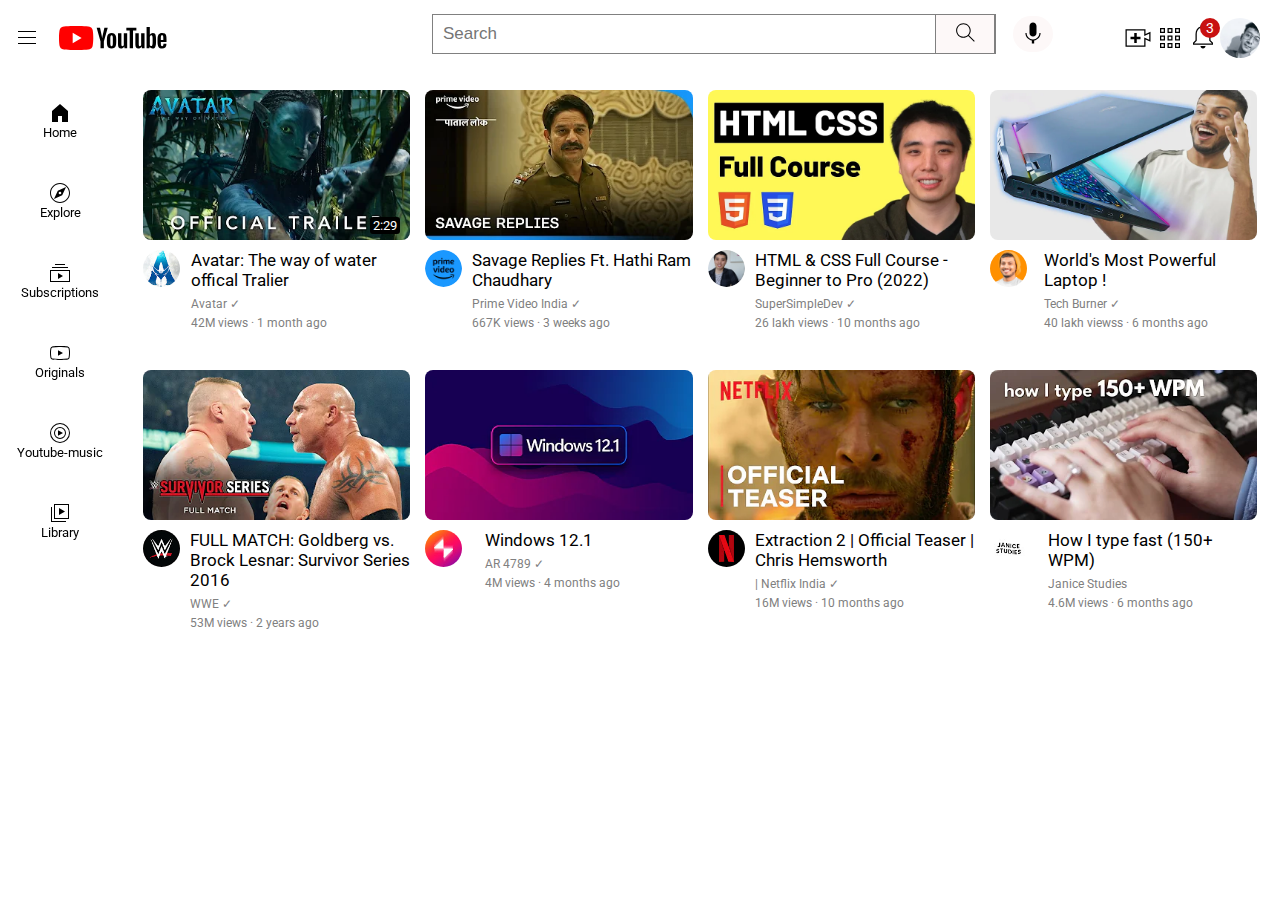
<file: index.html>
<!DOCTYPE html>
<html lang="en">

<head>
    <meta charset="UTF-8">
    <meta http-equiv="X-UA-Compatible" content="IE=edge">
    <meta name="viewport" content="width=device-width, initial-scale=1.0">
    <title>Youtube Clone</title>
    <link rel="preconnect" href="https://fonts.googleapis.com">
    <link rel="preconnect" href="https://fonts.gstatic.com" crossorigin>
    <link href="https://fonts.googleapis.com/css2?family=Roboto:wght@100;400&display=swap" rel="stylesheet">
    <link rel="stylesheet" href="styles/video.css">
    <link rel="stylesheet" href="styles/header.css">
    <style>
        body {
            margin-top: 0px;
            padding-top: 70px;
            padding-left: 135px;
            font-family: Roboto;



        }

        p {
            font-family: Roboto;
        }
    </style>
</head>

<body>
    <div class="header">
        <div class="left">
            <img class="hm" src="header/hamburger-menu.svg" alt="">
            <img class="yl" src="header/youtube-logo.svg" alt="">
        </div>
        <div class="middle"><input id="searchbox" type="textbox" placeholder="Search">
            <button class="btn"><img id="search-btn" src="header/search.svg" alt=""></button>
            <button class="btn1"><img src="header/voice-search-icon.svg" alt=""></button>
        </div>


        <div class="right"><img class="upl" src="header/upload.svg" alt="">
            <img class="ya" src="header/youtube-apps.svg" alt="">
            <div class="notification"><img class="ntf" src="header/notifications.svg" alt="">
                <div class="ntf-count">3</div>
            </div>

            <img class="pp" src="header/profile.jpg" alt="">
        </div>
    </div>
    <div class="sidebar">
        <div class="sidebar-link"><img src="/sidebar/home.svg" alt="">
            <div>Home</div>
        </div>
        <div class="sidebar-link"><img src="/sidebar/explore.svg" alt="">
            <div>Explore</div>
        </div>
        <div class="sidebar-link"><img src="/sidebar/subscriptions.svg" alt="">
            <div>Subscriptions</div>
        </div>
        <div class="sidebar-link"><img src="/sidebar/originals.svg" alt="">
            <div>Originals</div>
        </div>
        <div class="sidebar-link"><img src="/sidebar/youtube-music.svg" alt="">
            <div>Youtube-music</div>
        </div>
        <div class="sidebar-link"><img src="/sidebar/library.svg" alt="">
            <div>Library</div>
        </div>

    </div>

    <div class="flexclass">
        <div class="video-preview">
            <div class="thumbnail-row"> <a href="https://www.youtube.com/watch?v=d9MyW72ELq0"><img class="photos" src="/thumbnails/hq720.webp" alt=""></a>
                <div class="video-time">2:29</div>
            </div>
            <div class="content">
                <div class="profile_pic">
                    <img class="img-pic" src="channel/ch1.jpg" alt="">

                </div>
                <div class="video-info">
                    <p class="video-title">Avatar: The way of water offical Tralier </p>
                    <p class="video-author">Avatar &#10003 </p>
                    <p class="video-stats">42M views &#xb7 1 month ago </p>
                </div>
            </div>
        </div>

        <div class="video-preview">
            <div> <a href="https://www.youtube.com/watch?v=jANYQpLLmFM&t=5s"><img class="photos" src="/thumbnails/hq721.webp" alt=""></a></div>
            <div class="content">
                <div class="profile_pic">
                    <img class="img-pic" src="channel/ch2.jpg" alt="">
                </div>
                <div class="video-info">
                    <p class="video-title">Savage Replies Ft. Hathi Ram Chaudhary </p>
                    <p class="video-author">Prime Video India &#10003 </p>
                    <p class="video-stats">667K views &#xb7 3 weeks ago </p>
                </div>
            </div>
        </div>


        <div class="video-preview">
            <div> <a href="https://www.youtube.com/watch?v=G3e-cpL7ofc"><img class="photos" src="/thumbnails/hq722.webp" alt=""></a></div>
            <div class="content">
                <div class="profile_pic">
                    <img class="img-pic" src="channel/ch4.jpg" alt="">
                </div>
                <div class="video-info">
                    <p class="video-title">HTML & CSS Full Course - Beginner to Pro (2022) </p>
                    <p class="video-author">SuperSimpleDev &#10003 </p>
                    <p class="video-stats"> 26 lakh views &#xb7 10 months ago </p>
                </div>
            </div>
        </div>

        <div class="video-preview">
            <div><a href="https://www.youtube.com/watch?v=tplJ3GvhNAI"> <img class="photos" src="/thumbnails/hq723.webp" alt=""></a></div>
            <div class="content">
                <div class="profile_pic">
                    <img class="img-pic" src="channel/ch3.jpg" alt="">
                </div>
                <div class="video-info">
                    <p class="video-title">World's Most Powerful Laptop ! </p>
                    <p class="video-author">Tech Burner &#10003 </p>
                    <p class="video-stats"> 40 lakh viewss &#xb7 6 months ago </p>
                </div>
            </div>
        </div>

    </div>

    <div class="flexclass1">
        <div class="video-preview">
            <div> <a href="https://www.youtube.com/watch?v=PLLTVHfHV8g"><img class="photos" src="/thumbnails/hq724.webp" alt=""></a></div>
            <div class="content">
                <div class="profile_pic">
                    <img class="img-pic" src="channel/ch5.jpg" alt="">
                </div>
                <div class="video-info">
                    <p class="video-title">FULL MATCH: Goldberg vs. Brock Lesnar: Survivor Series 2016
                    </p>
                    <p class="video-author"> WWE &#10003 </p>
                    <p class="video-stats">53M views &#xb7 2 years ago </p>
                </div>
            </div>
        </div>

        <div class="video-preview">
            <div> <a href="https://www.youtube.com/watch?v=OZowHEjWn0E"><img class="photos" src="/thumbnails/hq725.webp" alt=""></a></div>
            <div class="content">
                <div class="profile_pic">
                    <img class="img-pic" src="channel/ch6.jpg" alt="">
                </div>
                <div class="video-info">
                    <p class="video-title">Windows 12.1 </p>
                    <p class="video-author">AR 4789 &#10003 </p>
                    <p class="video-stats">4M views &#xb7 4 months ago </p>
                </div>
            </div>
        </div>


        <div class="video-preview">
            <div> <a href="https://www.youtube.com/watch?v=mi4pEsYeljk"> <img class="photos" src="/thumbnails/hq726.webp" alt=""></a></div>
            <div class="content">
                <div class="profile_pic">
                    <img class="img-pic" src="channel/ch7.jpg" alt="">
                </div>
                <div class="video-info">
                    <p class="video-title">Extraction 2 | Official Teaser | Chris Hemsworth </p>
                    <p class="video-author">| Netflix India &#10003 </p>
                    <p class="video-stats">16M views &#xb7 10 months ago </p>
                </div>
            </div>
        </div>

        <div class="video-preview">
            <div> <a href="https://www.youtube.com/watch?v=r1I-u5JDfpk"><img class="photos" src="/thumbnails/hq727.webp" alt=""></a></div>
            <div class="content">
                <div class="profile_pic">
                    <img class="img-pic" src="channel/ch8.jpg" alt="">
                </div>
                <div class="video-info">
                    <p class="video-title">How I type fast (150+ WPM) </p>
                    <p class="video-author">Janice Studies </p>
                    <p class="video-stats"> 4.6M views &#xb7 6 months ago </p>
                </div>
            </div>
        </div>
    </div>


</body>

</html>
</file>
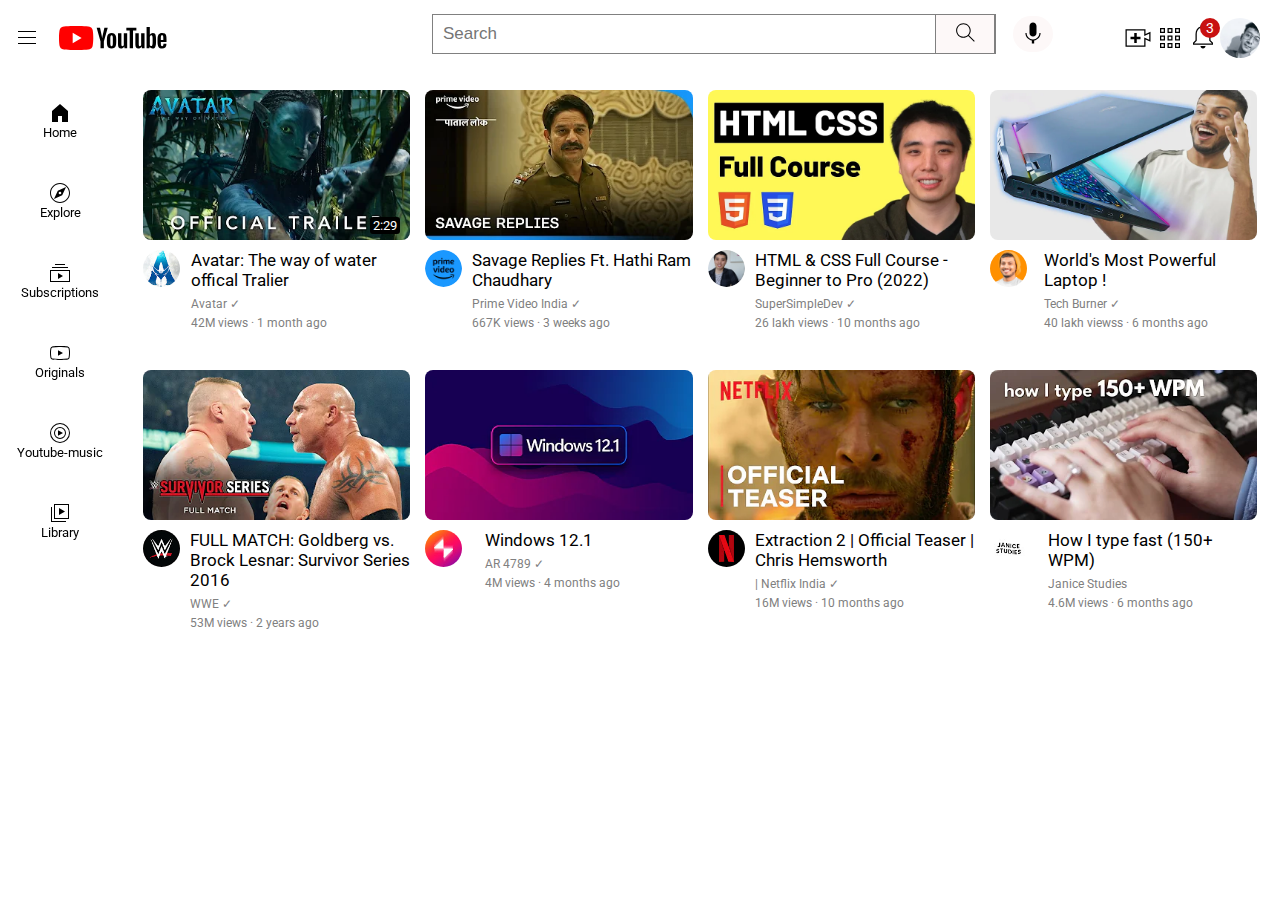
<file: youtube.html>
<!DOCTYPE html>
<html lang="en">

<head>
    <meta charset="UTF-8">
    <meta http-equiv="X-UA-Compatible" content="IE=edge">
    <meta name="viewport" content="width=device-width, initial-scale=1.0">
    <title>Youtube Clone</title>
    <link rel="preconnect" href="https://fonts.googleapis.com">
    <link rel="preconnect" href="https://fonts.gstatic.com" crossorigin>
    <link href="https://fonts.googleapis.com/css2?family=Roboto:wght@100;400&display=swap" rel="stylesheet">
    <link rel="stylesheet" href="styles/video.css">
    <link rel="stylesheet" href="styles/header.css">
    <style>
        body {
            margin-top: 0px;
            padding-top: 70px;
            padding-left: 135px;
            font-family: Roboto;



        }

        p {
            font-family: Roboto;
        }
    </style>
</head>

<body>
    <div class="header">
        <div class="left">
            <img class="hm" src="header/hamburger-menu.svg" alt="">
            <img class="yl" src="header/youtube-logo.svg" alt="">
        </div>
        <div class="middle"><input id="searchbox" type="textbox" placeholder="Search">
            <button class="btn"><img id="search-btn" src="header/search.svg" alt=""></button>
            <button class="btn1"><img src="header/voice-search-icon.svg" alt=""></button>
        </div>


        <div class="right"><img class="upl" src="header/upload.svg" alt="">
            <img class="ya" src="header/youtube-apps.svg" alt="">
            <div class="notification"><img class="ntf" src="header/notifications.svg" alt="">
                <div class="ntf-count">3</div>
            </div>

            <img class="pp" src="header/profile.jpg" alt="">
        </div>
    </div>
    <div class="sidebar">
        <div class="sidebar-link"><img src="/sidebar/home.svg" alt="">
            <div>Home</div>
        </div>
        <div class="sidebar-link"><img src="/sidebar/explore.svg" alt="">
            <div>Explore</div>
        </div>
        <div class="sidebar-link"><img src="/sidebar/subscriptions.svg" alt="">
            <div>Subscriptions</div>
        </div>
        <div class="sidebar-link"><img src="/sidebar/originals.svg" alt="">
            <div>Originals</div>
        </div>
        <div class="sidebar-link"><img src="/sidebar/youtube-music.svg" alt="">
            <div>Youtube-music</div>
        </div>
        <div class="sidebar-link"><img src="/sidebar/library.svg" alt="">
            <div>Library</div>
        </div>

    </div>

    <div class="flexclass">
        <div class="video-preview">
            <div class="thumbnail-row"> <a href="https://www.youtube.com/watch?v=d9MyW72ELq0"><img class="photos" src="/thumbnails/hq720.webp" alt=""></a>
                <div class="video-time">2:29</div>
            </div>
            <div class="content">
                <div class="profile_pic">
                    <img class="img-pic" src="channel/ch1.jpg" alt="">

                </div>
                <div class="video-info">
                    <p class="video-title">Avatar: The way of water offical Tralier </p>
                    <p class="video-author">Avatar &#10003 </p>
                    <p class="video-stats">42M views &#xb7 1 month ago </p>
                </div>
            </div>
        </div>

        <div class="video-preview">
            <div> <a href="https://www.youtube.com/watch?v=jANYQpLLmFM&t=5s"><img class="photos" src="/thumbnails/hq721.webp" alt=""></a></div>
            <div class="content">
                <div class="profile_pic">
                    <img class="img-pic" src="channel/ch2.jpg" alt="">
                </div>
                <div class="video-info">
                    <p class="video-title">Savage Replies Ft. Hathi Ram Chaudhary </p>
                    <p class="video-author">Prime Video India &#10003 </p>
                    <p class="video-stats">667K views &#xb7 3 weeks ago </p>
                </div>
            </div>
        </div>


        <div class="video-preview">
            <div> <a href="https://www.youtube.com/watch?v=G3e-cpL7ofc"><img class="photos" src="/thumbnails/hq722.webp" alt=""></a></div>
            <div class="content">
                <div class="profile_pic">
                    <img class="img-pic" src="channel/ch4.jpg" alt="">
                </div>
                <div class="video-info">
                    <p class="video-title">HTML & CSS Full Course - Beginner to Pro (2022) </p>
                    <p class="video-author">SuperSimpleDev &#10003 </p>
                    <p class="video-stats"> 26 lakh views &#xb7 10 months ago </p>
                </div>
            </div>
        </div>

        <div class="video-preview">
            <div><a href="https://www.youtube.com/watch?v=tplJ3GvhNAI"> <img class="photos" src="/thumbnails/hq723.webp" alt=""></a></div>
            <div class="content">
                <div class="profile_pic">
                    <img class="img-pic" src="channel/ch3.jpg" alt="">
                </div>
                <div class="video-info">
                    <p class="video-title">World's Most Powerful Laptop ! </p>
                    <p class="video-author">Tech Burner &#10003 </p>
                    <p class="video-stats"> 40 lakh viewss &#xb7 6 months ago </p>
                </div>
            </div>
        </div>

    </div>

    <div class="flexclass1">
        <div class="video-preview">
            <div> <a href="https://www.youtube.com/watch?v=PLLTVHfHV8g"><img class="photos" src="/thumbnails/hq724.webp" alt=""></a></div>
            <div class="content">
                <div class="profile_pic">
                    <img class="img-pic" src="channel/ch5.jpg" alt="">
                </div>
                <div class="video-info">
                    <p class="video-title">FULL MATCH: Goldberg vs. Brock Lesnar: Survivor Series 2016
                    </p>
                    <p class="video-author"> WWE &#10003 </p>
                    <p class="video-stats">53M views &#xb7 2 years ago </p>
                </div>
            </div>
        </div>

        <div class="video-preview">
            <div> <a href="https://www.youtube.com/watch?v=OZowHEjWn0E"><img class="photos" src="/thumbnails/hq725.webp" alt=""></a></div>
            <div class="content">
                <div class="profile_pic">
                    <img class="img-pic" src="channel/ch6.jpg" alt="">
                </div>
                <div class="video-info">
                    <p class="video-title">Windows 12.1 </p>
                    <p class="video-author">AR 4789 &#10003 </p>
                    <p class="video-stats">4M views &#xb7 4 months ago </p>
                </div>
            </div>
        </div>


        <div class="video-preview">
            <div> <a href="https://www.youtube.com/watch?v=mi4pEsYeljk"> <img class="photos" src="/thumbnails/hq726.webp" alt=""></a></div>
            <div class="content">
                <div class="profile_pic">
                    <img class="img-pic" src="channel/ch7.jpg" alt="">
                </div>
                <div class="video-info">
                    <p class="video-title">Extraction 2 | Official Teaser | Chris Hemsworth </p>
                    <p class="video-author">| Netflix India &#10003 </p>
                    <p class="video-stats">16M views &#xb7 10 months ago </p>
                </div>
            </div>
        </div>

        <div class="video-preview">
            <div> <a href="https://www.youtube.com/watch?v=r1I-u5JDfpk"><img class="photos" src="/thumbnails/hq727.webp" alt=""></a></div>
            <div class="content">
                <div class="profile_pic">
                    <img class="img-pic" src="channel/ch8.jpg" alt="">
                </div>
                <div class="video-info">
                    <p class="video-title">How I type fast (150+ WPM) </p>
                    <p class="video-author">Janice Studies </p>
                    <p class="video-stats"> 4.6M views &#xb7 6 months ago </p>
                </div>
            </div>
        </div>
    </div>


</body>

</html>
</file>
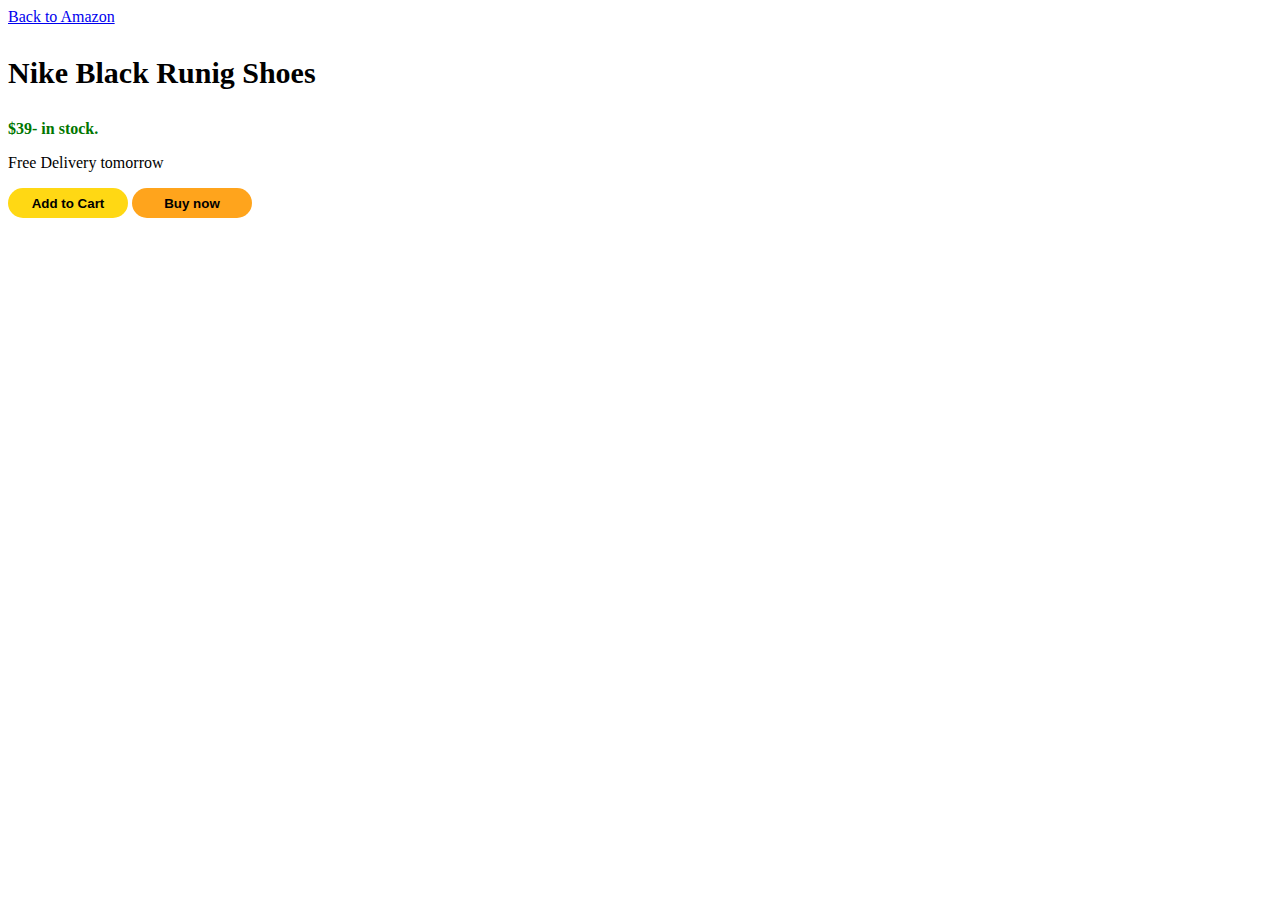
<file: exercise/ex1.html>
<!DOCTYPE html>
<html lang="en">
<head>
    <meta charset="UTF-8">
    <meta http-equiv="X-UA-Compatible" content="IE=edge">
    <meta name="viewport" content="width=device-width, initial-scale=1.0">
    <title>basic</title>
    <style>
        #n{
            font-size: 30px;
            font-weight: bolder;
        }
        #s{
            color: rgb(0,118,0);
            font-weight: bolder;

        }
        #a{
            background-color: rgb(255,216,20);
            border: none;
            border-radius: 30px;
            height: 30px;
            width: 120px;
            font-weight: bold;
            cursor: pointer;
        }
        #b{
            background-color: rgb(255,164,28);
            border: none;
            border-radius: 30px;
            height: 30px;
            width: 120px;
            font-weight: bold;
            cursor: pointer;
            transition: opacity 0.15s;
        }
        #b:hover{
            color: white;
            /* background-color: rgb(194, 121, 11); */
            opacity: 0.8;
        }
        #a:hover{
            color : white;
            background-color: rgb(190, 158, 0);
        }
    </style>
</head>

<body>
     <!-- 1a <button>click</button> -->
    <!-- 1b <button>tushar</button>
    <button>pizza</button> -->
    <!-- 1c <p>hello,world!</p> -->
    <!-- 1e <a href="https://google.com" target="_blank">google</a> -->
    <a href="https:amazon.com" target="_blank">Back to Amazon</a>
    <p id="n">Nike Black Runig Shoes</p>
    <p id="s">$39- in stock.</p>
    <p>Free Delivery tomorrow</p>
    <button id="a">Add to Cart</button>
    <button id="b">Buy now</button>

</body>
</html>
</file>
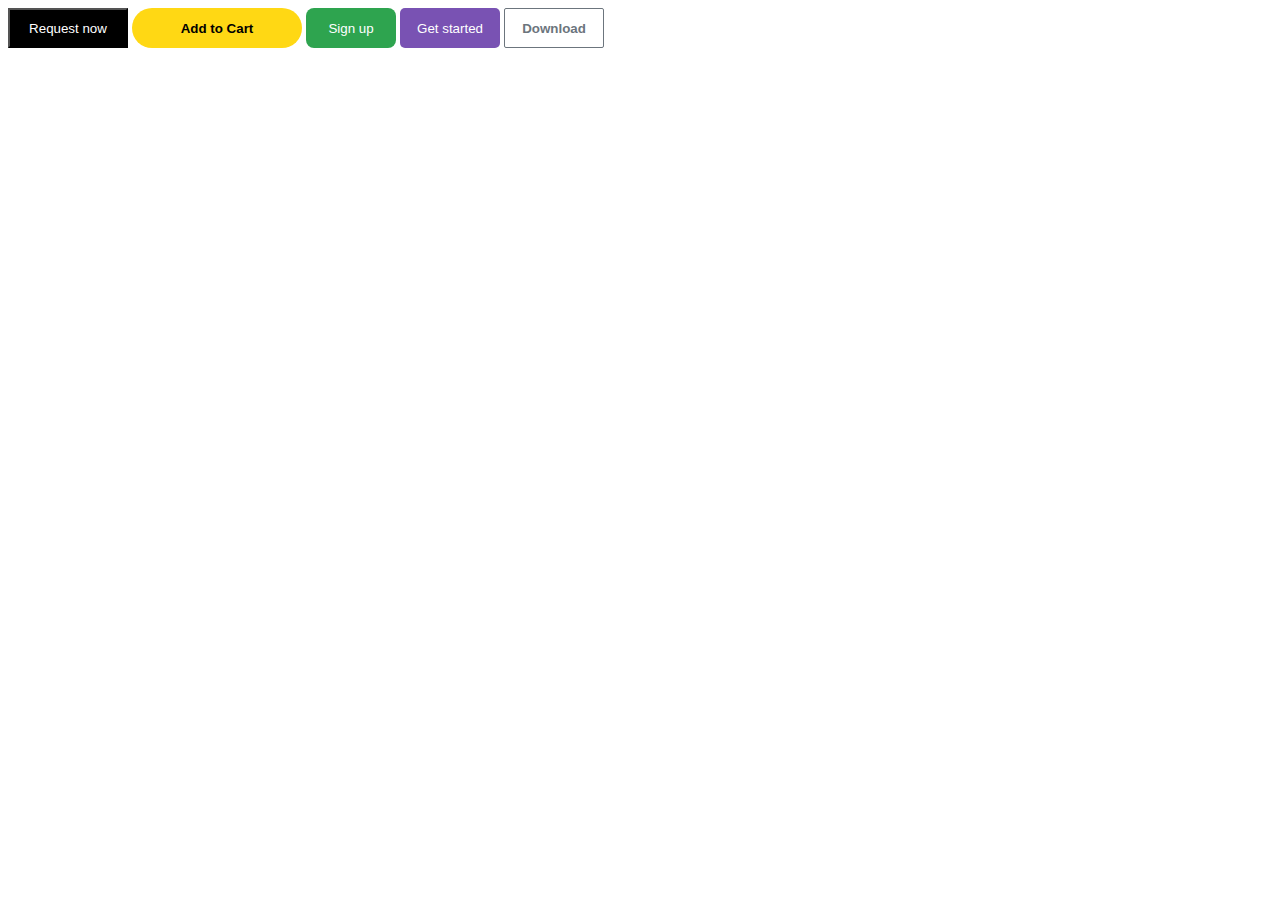
<file: exercise/ex2.html>
<!DOCTYPE html>
<html lang="en">
<head>
    <meta charset="UTF-8">
    <meta http-equiv="X-UA-Compatible" content="IE=edge">
    <meta name="viewport" content="width=device-width, initial-scale=1.0">
    <title>exercise 2</title>
    <style>
        #r{
            background-color: black;
            color: white;
            height: 40px;
            width: 120px;
        }
        #cart{
            background-color: rgb(255, 216, 20);
            height: 40px;
            width: 170px;
            border: none;
            border-radius: 20px;
            font-weight: bold;
        }
        #s{
            background-color: rgb(46,164,79);
            color: white;
            height: 40px;
            border: none;
            border-radius: 8px;
            width: 90px;
        }
        #gs{
            color: white;
            background-color: rgb(121,82,179);
            border: none;
            border-radius: 5px;
            height: 40px;
            width: 100px;
        }
        #d{
            background-color: white;
            color: rgb(108,117,125);
            border: 1px solid  rgb(108,117,125);
            border-radius: 2px;
            height: 40px;
            width: 100px;
            font-weight: bold;
        }
    </style>
</head>
<body>
    <button id="r">Request now</button>
    <button id="cart">Add to Cart</button>
    <button id="s">Sign up</button>
    <button id="gs">Get started</button>
    <button id="d">Download</button>
</body>
</html>
</file>
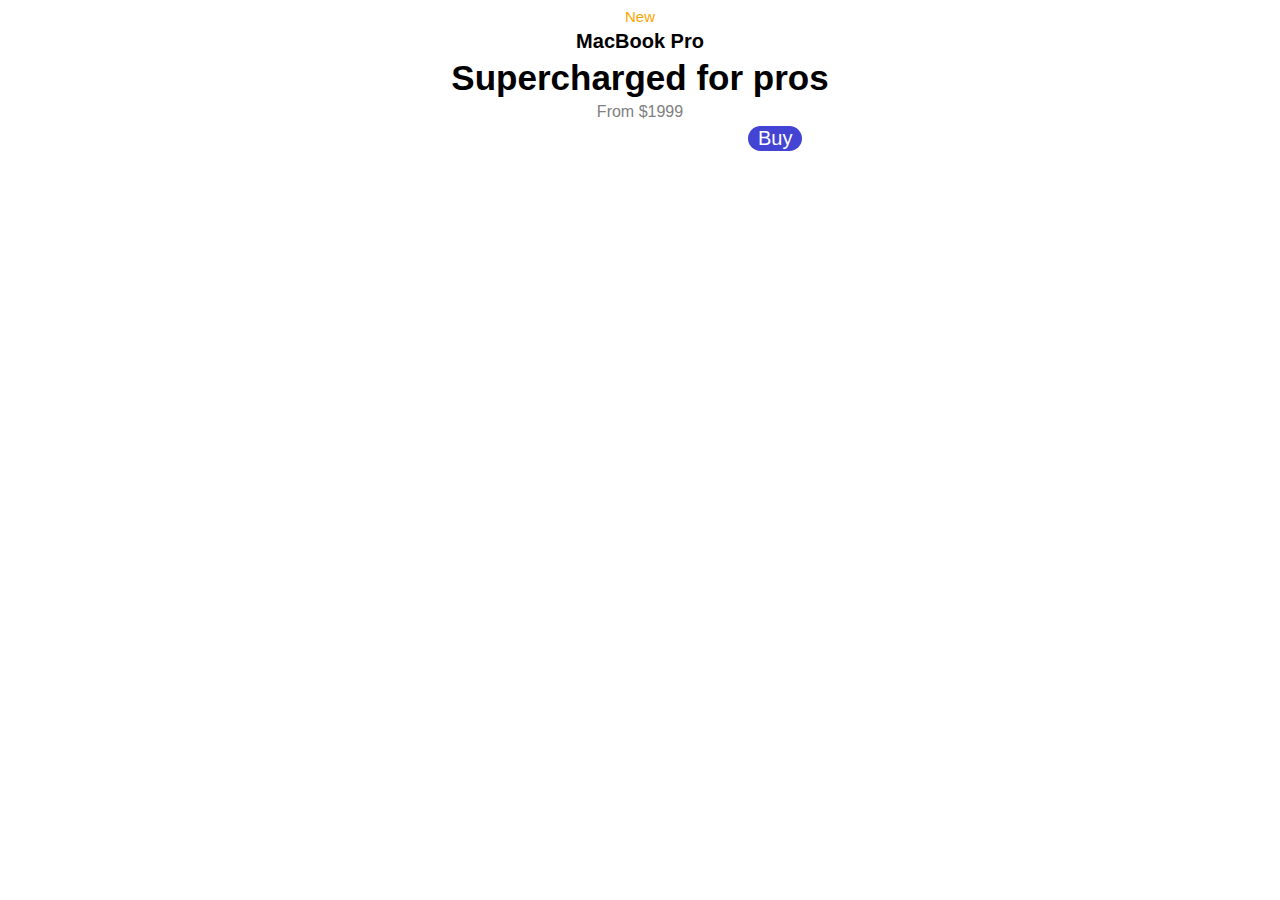
<file: exercise/ex5.html>
<!DOCTYPE html>
<html lang="en">
<head>
    <meta charset="UTF-8">
    <meta http-equiv="X-UA-Compatible" content="IE=edge">
    <meta name="viewport" content="width=device-width, initial-scale=1.0">
    <title>exercise 5</title>
    
    <style>
        p{
            font-family: Arial;
            text-align: center;
            margin-top: 0px;
            margin-bottom: 5px;
        }
        #n{
            color: orange;
            font-size: 15px;
        }
        #m{
            font-weight: bold;
            font-size: 20px;
        }
        #s{
            font-weight: bolder;
            font-size: 35px;

        }
        #f{
            color: gray;
        }
        #b{
            font-size: 20px;
            margin-left: 740px;
            color: white;
            background-color: rgb(67, 67, 212);
            border: none;
            padding-left: 10px;
            padding-right: 10px;
            border-radius: 20px;
            cursor: pointer;
        }
    </style>
</head>
<body>
    <p id="n">New</p>
    <p id="m">MacBook Pro</p>
    <p id="s">Supercharged for pros</p>
    <p id="f">From $1999</p>
    <button id="b">Buy</button>
    
</body>
</html>
</file>
<file: styles/video.css>
.video-preview {
            width: 320px;
            margin-right: 15px;
            margin-top: 15px;
            vertical-align: top;
            
        }

        .photos {
            margin-top: 0px;
            display: flex;
            width: 100%;
            border-radius: 8px; 
            cursor: pointer;
        }

      

        .video-title {
            margin-top: 0px;
            margin-bottom: 0px;
            font-size: 17px;
            
        }

        .video-author {
            color: gray;
            margin-top: 7px;
            margin-bottom: 0px;
            font-size: 12px;
        }

        .video-stats {
            margin-top: 5px;
            color: gray;
            font-size: 12px;
        }

        .profile_pic {
            vertical-align: top;
            width: 50px;
           
        }

        .video-info {
           margin-left: 10px;
            display: flex;
            flex-direction: column;
        
        }

        .img-pic {
            width: 37px;
            border-radius: 50px;

        }

        .content {
            margin-top: 10px;
            display: flex;
            cursor: pointer;

        }
        .flexclass{
            display: flex;
            margin-top: 5px;
            margin-bottom: 13px;

        }
        .flexclass1{
            display: flex;

        }
        
        .video-time{ 
            font-size: small;
            position: absolute;
            background-color: black;
            color: white;
            padding: 1px 3px;
            border-radius:3px ;
            right: 10px;
            bottom: 6px;
        } 
        .thumbnail-row{
            position: relative;
        }
        .notification{
            position: relative;
        }
        .ntf-count{
            color: white;
            background-color: rgb(200, 17, 17);
            padding: 2px 6px;
            position: absolute;
            top: -3px;
            right: -2px;
            border-radius: 10px;
            font-size: 14px;
        }
</file>
<file: styles/header.css>
#searchbox {
    margin-left: 85px;
    width: 550px;
    font-size: 17px;
    /* border-radius: 25px; */
    height: 36px;
    padding-left: 10px;
    border: 1px solid gray
    ;
    margin-top: 8px;
}

.header {
    display: flex;
    height: 60px;
    align-items: center;
    position: fixed;
    top: 0;
    left: 0;
    right: 0;
    background-color: white;
    border-top: gray;
    border-bottom: gray;
    z-index: 10;
}

.right {
    margin-top: 15px;

    width: 300px;
    display: flex;
    align-items: center;
    justify-content: space-between;
    margin-right: 20px;
    
}

.middle {
    /* margin-top: 15px; */
    margin-left: 180px;
    margin-right: 70px;
    /* background-color: brown; */
    align-items: center;
    display: flex;
    flex: 1;
    max-width: 900px;
}

.left {
    margin-top: 15px;
    margin-left: 15px;
    display: flex;
    align-items: center;
    /* background-color :red; */

}

.hm {
    height: 24px;
    cursor: pointer;
}

.yl {
    margin-left: 20px;
    height: 24px;
}

.src {
    height: 24px;
}

.btn {
    /* margin-top: 5px; */
    /* margin-top: 8px; */
    height: 40px;
    width: 60px;
    margin-right: 18px;
    margin-left: -61px;
    border-top-right-radius: 0px 15px;
    border: none;
    background-color: rgb(253, 248, 248);
    border: 1px solid gray;
    margin-top: 8px;
    cursor: pointer;
}

.btn1 {
    margin-top: 8px;
    height: 36px;
    width: 40px;
    border-radius: 30px;
    border: none;
    background-color: rgb(253, 248, 248);
    cursor: pointer;
    /* border: 1px solid gray */
}
#search-btn{
    height: 25px;
}
.btn:hover{
    background-color: rgb(244, 238, 238);

}
.btn1:hover{
    background-color: rgb(244, 238, 238);

}
.upl{
    height:30px;
    cursor: pointer;
}
/* .upl:hover{
    background-color: rgb(244, 238, 238);
    height: 30px;
    border-radius: 30px;
} */
.ya{
    height: 30px;
    cursor: pointer;
}
.ntf{
    height: 30px;
    cursor: pointer;
}
.pp{
    height: 40px;
    border-radius: 50px;
    cursor: pointer;
}
.sidebar{
    position: fixed;
    top:80px;
    left:0px;
    bottom: 0px;
    width: 120px;
}

.sidebar-link{
    height: 80px;
    display: flex;
    flex-direction: column;
    justify-content: center;
    align-items: center;
    font-size: 13px;
    cursor: pointer;
}
.sidebar-link:hover{
    background-color: rgb(244, 238, 238);
    border-radius: 4px;
}
.sidebar-link img{
    height: 24px;
}
</file>
